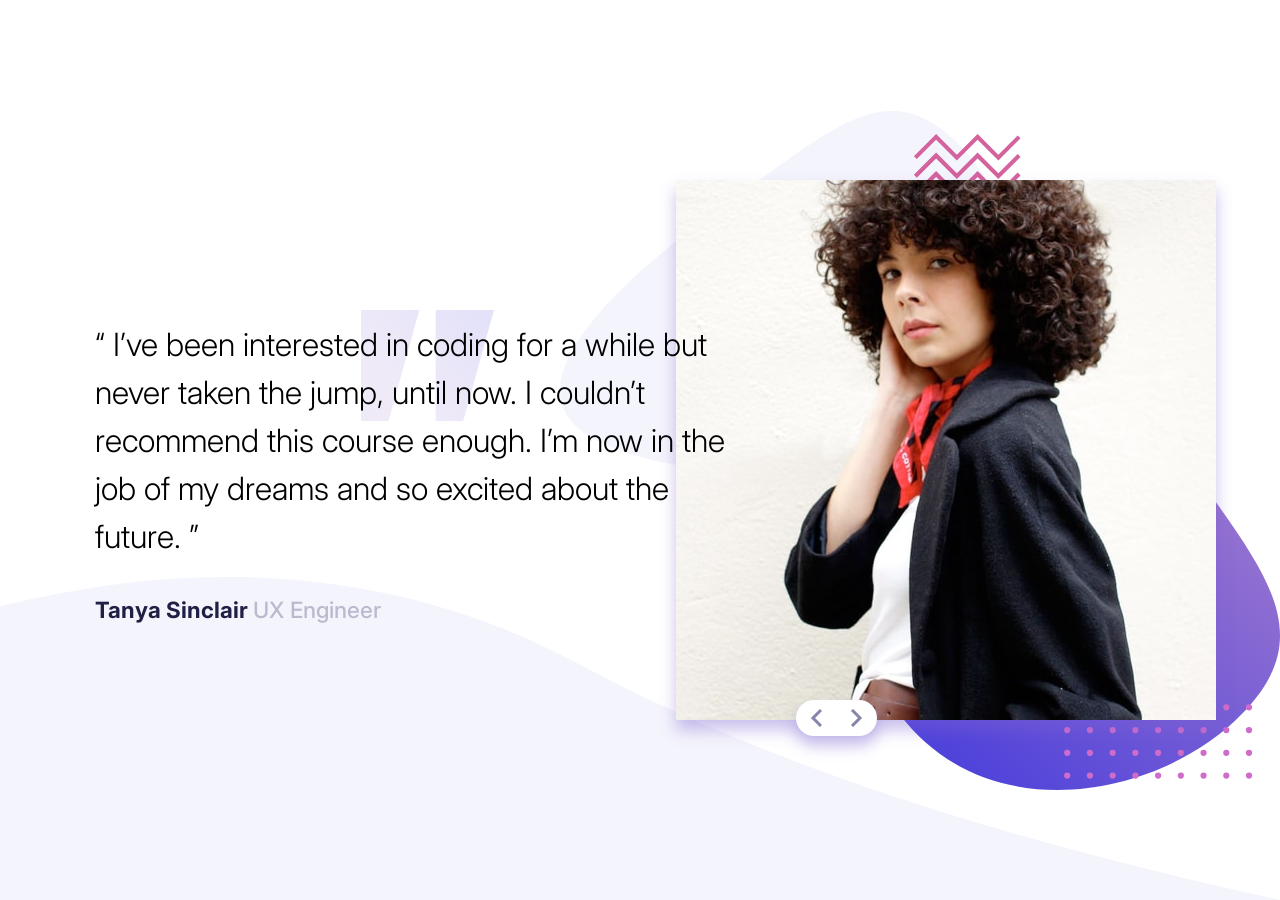
<file: public/index.html>
<!DOCTYPE html>
<html lang="en">
<head>
  <meta charset="UTF-8">
  <meta name="viewport" content="width=device-width, initial-scale=1.0"> 
  <link rel="preconnect" href="https://fonts.googleapis.com">
  <link rel="preconnect" href="https://fonts.gstatic.com" crossorigin>
  <link href="https://fonts.googleapis.com/css2?family=Inter:wght@300;500;700&display=swap" rel="stylesheet">
  <link rel="icon" type="image/png" sizes="32x32" href="./images/favicon-32x32.png">
  <link rel="stylesheet" href="css/index.css">
  <title>Coding Bootcamp Testimonials Slider</title>
  <script src="app.js" defer></script>
</head>
<body>
  <main>
      <div class="slider">
        <blockquote class="sliderCard">
          <img src="assets/images/image-tanya.jpg" alt="Tanya's photo" class="personImage">
          <div class="arrowsWrapper">
            <button class="arrow prevArrow" aria-label="Previous slide"> 
              <img src="assets/images/icon-prev.svg" alt="">
            </button>
            <button class="arrow nextArrow" aria-label="Next slide">
              <img src="assets/images/icon-next.svg" alt="">
            </button>
          </div>
          <div class="text">
            <p>“ I’ve been interested in coding for a while but never taken the jump, until now. 
              I couldn’t recommend this course enough. I’m now in the job of my dreams and so 
              excited about the future. ”</p>
            <h2>Tanya Sinclair <span>UX Engineer</span></h2>
          </div>
        </blockquote>
        <blockquote class="sliderCard">
          <img src="assets/images/image-john.jpg" alt="John's photo" class="personImage">
          <div class="arrowsWrapper">
            <button class="arrow prevArrow" aria-label="Previous slide">
              <img src="assets/images/icon-prev.svg" alt="">
            </button>
            <button class="arrow nextArrow" aria-label="Next slide">
              <img src="assets/images/icon-next.svg" alt="">
            </button>
          </div>
          <div class="text">
            <p>“ If you want to lay the best foundation possible I’d recommend taking this course. 
              The depth the instructors go into is incredible. I now feel so confident about 
              starting up as a professional developer. ”</p>
            <h2>John Tarkpor<span>Junior Front-end Developer</span></h2>
          </div>
        </blockquote>
      </div>
  </main>
</body>
</html>
</file>
<file: public/css/index.css>
body{background-image:url(../assets/images/pattern-curve.svg);background-position:bottom}body,main{background-repeat:no-repeat;background-size:contain}main{background-image:url(../assets/images/pattern-bg.svg);background-position:top,bottom;margin-inline:auto;max-width:400px;min-height:100vh}.slider{display:flex;padding:2rem}.slider,.sliderCard{flex-direction:column}.sliderCard{align-items:center;display:none;position:relative}.sliderCard .personImage{box-shadow:0 10px 15px 0 rgba(125,97,209,.4);margin:1rem}.text{background-image:url(../assets/images/pattern-quotes.svg);background-position:center 15%;background-repeat:no-repeat;background-size:20%;display:flex;flex-direction:column;gap:1rem;padding-block-start:3rem;text-align:center;transform:translateY(-1rem)}.text p{font-size:clamp(.75rem,4.5vw,1.25rem);font-weight:300}.text h2{color:#202046;display:flex;flex-direction:column;font-size:clamp(1rem,5vw,2.25rem);font-weight:700}.text h2 span{color:#babacf;font-weight:500}.activeSlide{display:flex}.arrowsWrapper{background-color:#fff;border-radius:100vw;box-shadow:0 10px 15px 0 rgba(125,97,209,.4);display:flex;flex-direction:row;gap:1rem;justify-content:space-between;padding:.5rem;transform:translateY(-2rem);width:-moz-fit-content;width:fit-content}.arrowsWrapper button{background:transparent;border:none}@media only screen and (min-width:425px) and (max-width:1023px){main{align-items:center;display:flex}.text{gap:2rem}.text p{font-size:clamp(1.25rem,3.5vw,1.5rem)}.text h2{font-size:clamp(1rem,3.5vw,1.5rem)}}@media only screen and (min-width:1024px){main{align-items:center;background-position:100%;background-size:80vh;display:flex;max-width:none}.sliderCard{display:none;flex-basis:50%;flex-direction:row-reverse;margin-block:auto}.slider{padding:1rem 3rem;position:relative}.activeSlide{display:flex}.text{gap:2rem;margin-left:1rem;text-align:left;transform:translateX(10ch)}.text p{font-size:clamp(1rem,2.5vw,2rem);min-width:35ch}.text h2{display:block;font-size:clamp(1rem,1.75vw,1.75rem)}.personImage{width:50%}.arrowsWrapper{bottom:0;position:absolute;right:30%;transform:none}}@media only screen and (min-width:1440px){.slider{max-width:1440px}}*,:after,:before{box-sizing:border-box}blockquote,body,dd,dl,figure,h1,h2,h3,h4,p{margin:0}ol[role=list],ul[role=list]{list-style:none}html:focus-within{scroll-behavior:smooth}body{line-height:1.5;min-height:100vh;text-rendering:optimizeSpeed}a:not([class]){-webkit-text-decoration-skip:ink;text-decoration-skip-ink:auto}img,picture{display:block;max-width:100%}button,input,select,textarea{font:inherit}@media (prefers-reduced-motion:reduce){html:focus-within{scroll-behavior:auto}*,:after,:before{animation-duration:.01ms!important;animation-iteration-count:1!important;scroll-behavior:auto!important;transition-duration:.01ms!important}}body{display:flex;flex-direction:column;font-family:Inter,sans-serif;font-size:16px}
</file>
